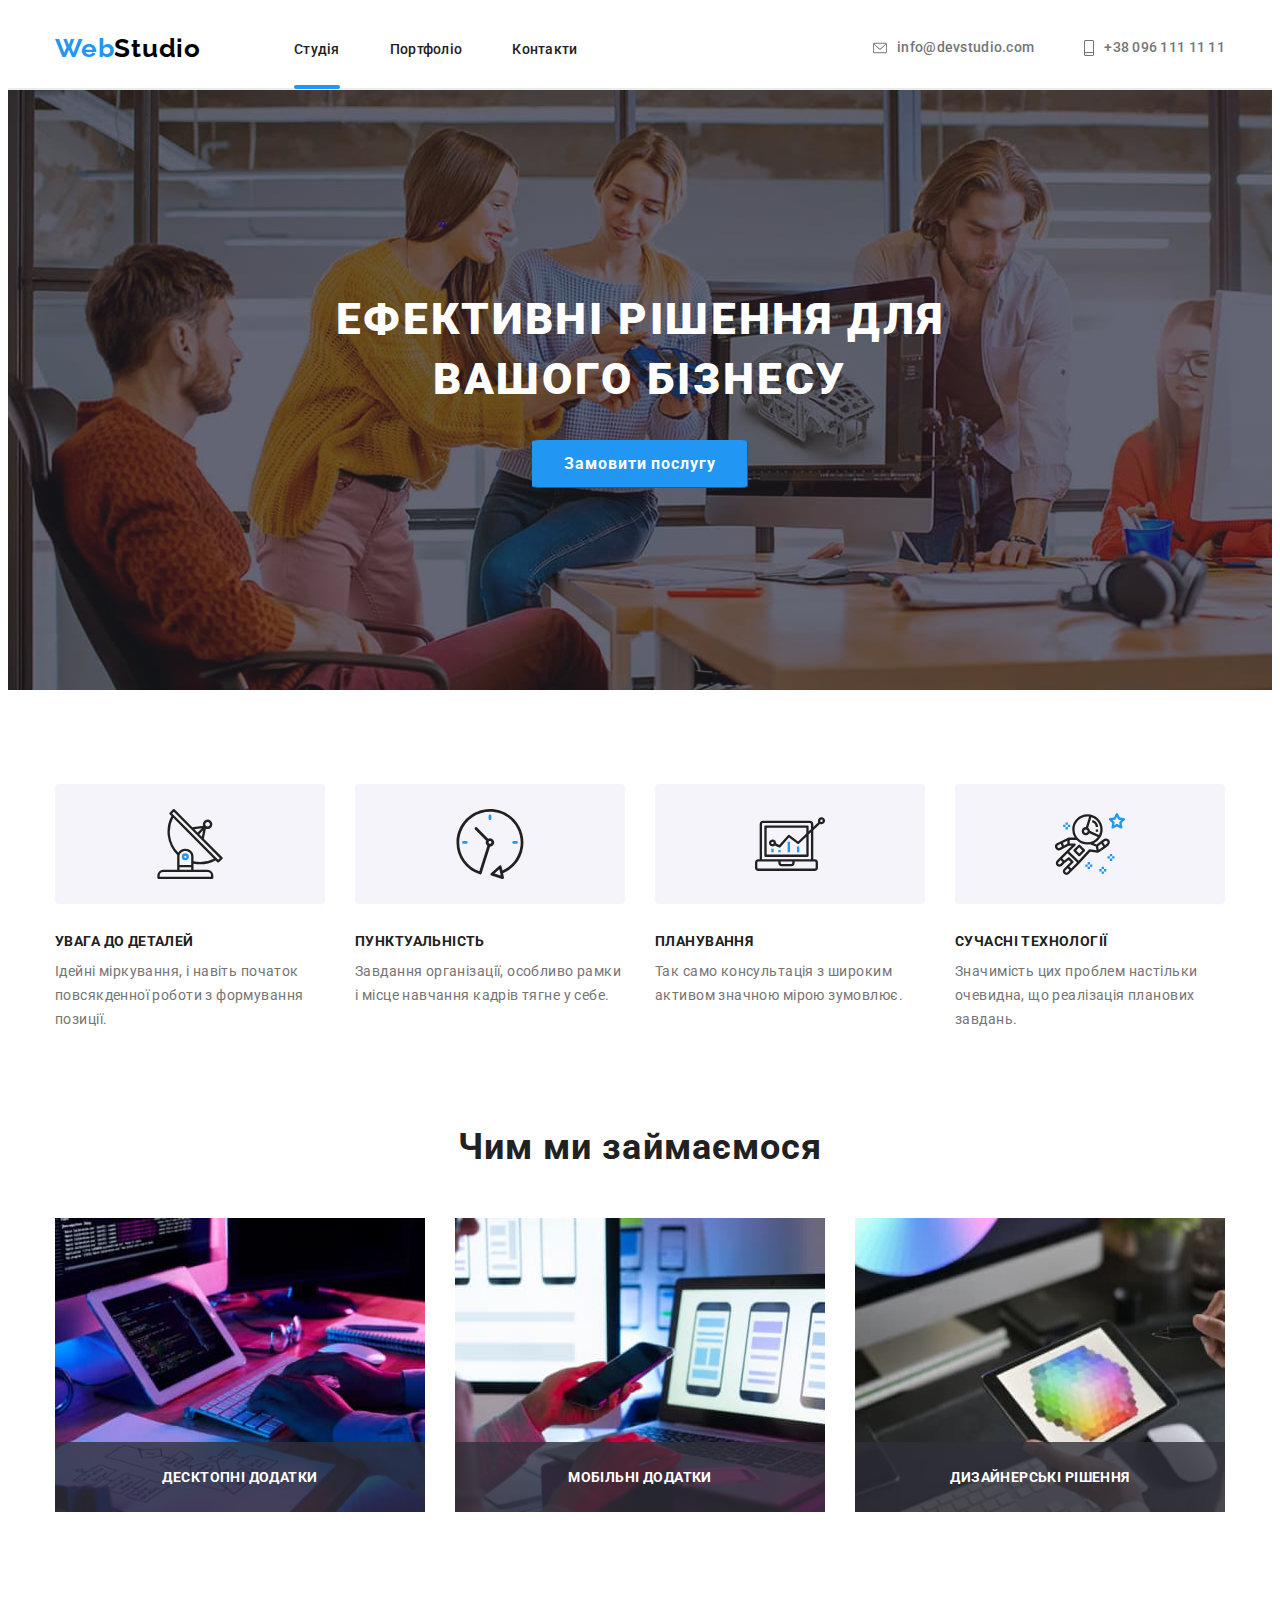
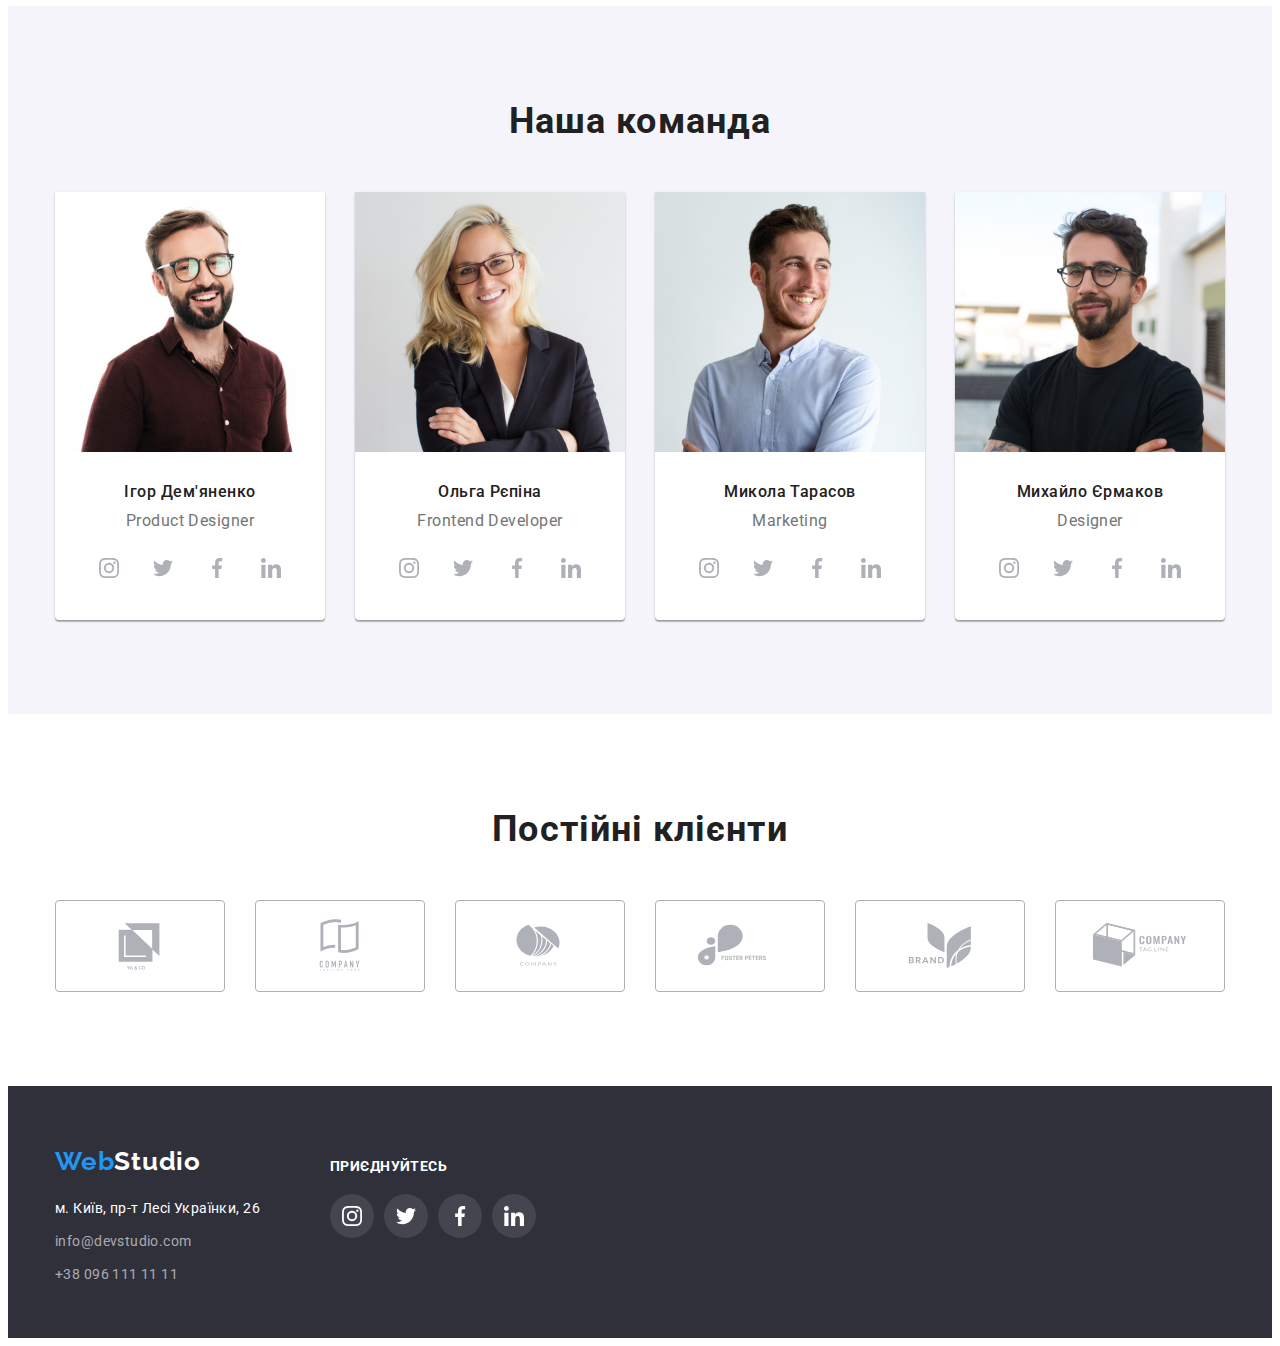
<file: index.html>
<!DOCTYPE html>
<html lang="uk">
<head>
    <meta charset="UTF-8">
    <meta http-equiv="X-UA-Compatible" content="IE=edge">
    <meta name="viewport" content="width=device-width, initial-scale=1.0">
    <link rel="preconnect" href="https://fonts.googleapis.com">
    <link rel="preconnect" href="https://fonts.gstatic.com" crossorigin>
    <link href="https://fonts.googleapis.com/css2?family=Raleway:wght@700&family=Roboto:wght@400;500;700;900&display=swap" rel="stylesheet">
    <link rel="stylesheet" href="https://cdnjs.cloudflare.com/ajax/libs/modern-normalize/1.1.0/modern-normalize.min.css" integrity="sha512-wpPYUAdjBVSE4KJnH1VR1HeZfpl1ub8YT/NKx4PuQ5NmX2tKuGu6U/JRp5y+Y8XG2tV+wKQpNHVUX03MfMFn9Q==" crossorigin="anonymous" referrerpolicy="no-referrer">
    <title>Студія</title>
    <link rel="stylesheet" href="./css/styles.css">
    
</head>
<body>
    <header class="header">
        <div class="header-container container">
            <nav class="navigation">
                <a class="header-logo link" href="./index.html"> <span class="header-logo-span">Web</span>Studio</a>
                <ul class="header-nav list">
                    <li>
                        <a class="header-nav-link link link-studio" href="">Студія</a>
                    </li>
                    <li>
                        <a class="header-nav-link link" href="./portfolio.html">Портфоліо</a>   
                    </li>
                    <li>
                        <a class="header-nav-link link" href="">Контакти</a>    
                    </li>
                </ul>
            </nav>
            <ul class="contact-list list">
                <li class="contact-icons">
                    <a class="link link-email" href="mailto:info@devstudio.com">info@devstudio.com
                        <svg class="icon-envelope-hover" width="14" height="12">
                            <use href="./images/symbol-defs.svg#icon-envelope-hover">
                            </use>
                        </svg>
                    </a>
                </li>
                <li class="contact-icons">
                    <a class="link link-tel" href="tel:+380961111111">+38 096 111 11 11
                        <svg class="icon-smartphone" width="10" height="16">
                            <use href="./images/symbol-defs.svg#icon-smartphone">
                            </use>
                        </svg>
                    </a>
                </li>
            </ul>
        </div>
    </header>
    <main>
        <section class="hero">
            <div class="hero-container container">
                <h1 class="hero-title">Ефективні рішення для вашого бізнесу</h1>
                <button class="hero-btn" type="button" data-modal-open>Замовити послугу</button>
            </div>
        </section>
        <section class="about">
            <div class="container">  
                <h2 class="about-uptitle">Про нас</h2>
                <ul class="about-list list">
                    <li class="about-item">
                        <div class="about-icon">
                            <svg class="icon-antenna" width="70" height="70">
                                <use href="./images/symbol-defs.svg#icon-antenna">
                                </use>
                            </svg>
                        </div>
                        <h3 class="about-title">УВАГА ДО ДЕТАЛЕЙ</h3>
                        <p class="about-text">Ідейні міркування, і навіть початок повсякденної роботи з формування позиції.</p>
                    </li>
                    <li class="about-item">
                        <div class="about-icon">
                            <svg class="icon-clock" width="70" height="70">
                                <use href="./images/symbol-defs.svg#icon-clock">
                                </use>
                            </svg>
                        </div>
                        <h3 class="about-title">ПУНКТУАЛЬНІСТЬ</h3>
                        <p class="about-text">Завдання організації, особливо рамки і місце навчання кадрів тягне у себе.</p>
                    </li>
                    <li class="about-item">
                        <div class="about-icon">
                            <svg class="icon-diagram" width="70" height="70">
                                <use href="./images/symbol-defs.svg#icon-diagram">
                                </use>
                            </svg>
                        </div>
                        <h3 class="about-title">ПЛАНУВАННЯ</h3>
                        <p class="about-text">Так само консультація з широким активом значною мірою зумовлює.</p>
                    </li>
                    <li class="about-item">
                        <div class="about-icon">
                            <svg class="icon-astronaut" width="70" height="70">
                                <use href="./images/symbol-defs.svg#icon-astronaut">
                                </use>
                            </svg>
                        </div>
                        <h3 class="about-title">СУЧАСНІ ТЕХНОЛОГІЇ</h3>
                        <p class="about-text">Значимість цих проблем настільки очевидна, що реалізація планових завдань.</p>
                    </li>
                </ul>
            </div>
        </section>
        <section class="activity">
            <div class="container">  
                <h2 class="activity-title">Чим ми займаємося</h2>
                <ul class="activity-list list">
                    <li class="activity-item">
                        <a class="activity-link link" href=""> <img src="./images/box1.jpg" alt="Приклад 1" width="370" height="294"></a>
                        <p class="activity-text">Десктопні додатки</p>
                    </li>
                    <li class="activity-item">
                        <a class="activity-link link" href=""> <img src="./images/box2.jpg" alt="Приклад 2" width="370" height="294"></a>
                        <p class="activity-text">Мобільні додатки</p>
                    </li>
                    <li class="activity-item">
                        <a class="activity-link link" href=""> <img src="./images/box3.jpg" alt="Приклад 3" width="370" height="294"></a>
                        <p class="activity-text">Дизайнерські рішення</p>
                    </li>
                </ul>
            </div>
        </section>
        <section class="team">
            <div class="container">
                <h2 class="team-title">Наша команда</h2>
                <ul class="team-list list">
                    <li class="team-addlist">
                        <div class="team-item">
                            <img class="team-photo" src="./images/img1.jpg" alt="Ігор Дем'яненко" width="270" height="260">
                            <h3 class="team-names">Ігор Дем'яненко</h3> 
                            <p class="team-position" lang="en">Product Designer</p>
                            <ul class="team-soc-list">
                                <li class="team-soc-item">
                                    <a class="team-soc-link" href="">
                                    <svg class="icon-insta" width="20" height="20">
                                        <use href="./images/symbol-defs.svg#icon-insta">
                                        </use>
                                    </svg>
                                    </a>
                                </li>
                                <li class="team-soc-item">
                                    <a class="team-soc-link" href="">
                                    <svg class="icon-twitter" width="20" height="20">
                                        <use href="./images/symbol-defs.svg#icon-twitter">
                                        </use>
                                    </svg>
                                    </a>
                                </li>
                                <li class="team-soc-item">
                                    <a class="team-soc-link" href="">
                                    <svg class="icon-facebook" width="20" height="20">
                                        <use href="./images/symbol-defs.svg#icon-facebook">
                                        </use>
                                    </svg>
                                    </a>
                                </li>
                                <li class="team-soc-item">
                                    <a class="team-soc-link" href="">
                                    <svg class="icon-linkedin" width="20" height="20">
                                        <use href="./images/symbol-defs.svg#icon-linkedin">
                                        </use>
                                    </svg>
                                    </a>
                                </li>
                            </ul>
                        </div>
                    </li>
                    <li class="team-addlist">
                        <div class="team-item">
                            <img class="team-photo" src="./images/img2.jpg" alt="Ольга Рєпіна" width="270" height="260">
                            <h3 class="team-names">Ольга Рєпіна</h3>
                            <p class="team-position" lang="en">Frontend Developer</p>
                            <ul class="team-soc-list">
                                <li class="team-soc-item">
                                    <a class="team-soc-link" href="">
                                    <svg class="icon-insta" width="20" height="20">
                                        <use href="./images/symbol-defs.svg#icon-insta">
                                        </use>
                                    </svg>
                                    </a>
                                </li>
                                <li class="team-soc-item">
                                    <a class="team-soc-link" href="">
                                    <svg class="icon-twitter" width="20" height="20">
                                        <use href="./images/symbol-defs.svg#icon-twitter">
                                        </use>
                                    </svg>
                                    </a>
                                </li>
                                <li class="team-soc-item">
                                    <a class="team-soc-link" href="">
                                    <svg class="icon-facebook" width="20" height="20">
                                        <use href="./images/symbol-defs.svg#icon-facebook">
                                        </use>
                                    </svg>
                                    </a>
                                </li>
                                <li class="team-soc-item">
                                    <a class="team-soc-link" href="">
                                    <svg class="icon-linkedin" width="20" height="20">
                                        <use href="./images/symbol-defs.svg#icon-linkedin">
                                        </use>
                                    </svg>
                                    </a>
                                </li>
                            </ul>
                        </div>
                    </li>
                    <li class="team-addlist">
                        <div class="team-item">
                            <img class="team-photo" src="./images/img3.jpg" alt="Микола Тарасов" width="270" height="260">
                            <h3 class="team-names">Микола Тарасов</h3>
                            <p class="team-position" lang="en">Marketing</p>
                            <ul class="team-soc-list">
                                <li class="team-soc-item">
                                    <a class="team-soc-link" href="">
                                    <svg class="icon-insta" width="20" height="20">
                                        <use href="./images/symbol-defs.svg#icon-insta">
                                        </use>
                                    </svg>
                                    </a>
                                </li>
                                <li class="team-soc-item">
                                    <a class="team-soc-link" href="">
                                    <svg class="icon-twitter" width="20" height="20">
                                        <use href="./images/symbol-defs.svg#icon-twitter">
                                        </use>
                                    </svg>
                                    </a>
                                </li>
                                <li class="team-soc-item">
                                    <a class="team-soc-link" href="">
                                    <svg class="icon-facebook" width="20" height="20">
                                        <use href="./images/symbol-defs.svg#icon-facebook">
                                        </use>
                                    </svg>
                                    </a>
                                </li>
                                <li class="team-soc-item">
                                    <a class="team-soc-link" href="">
                                    <svg class="icon-linkedin" width="20" height="20">
                                        <use href="./images/symbol-defs.svg#icon-linkedin">
                                        </use>
                                    </svg>
                                    </a>
                                </li>
                            </ul>
                        </div>
                    </li>
                    <li class="team-addlist">
                        <div class="team-item">
                            <img class="team-photo" src="./images/img4.jpg" alt="Михайло Єрмаков" width="270">
                            <h3 class="team-names">Михайло Єрмаков</h3>
                            <p class="team-position" lang="en">Designer</p>
                            <ul class="team-soc-list">
                                <li class="team-soc-item">
                                    <a class="team-soc-link" href="">
                                    <svg class="icon-insta" width="20" height="20">
                                        <use href="./images/symbol-defs.svg#icon-insta">
                                        </use>
                                    </svg>
                                    </a>
                                </li>
                                <li class="team-soc-item">
                                    <a class="team-soc-link" href="">
                                    <svg class="icon-twitter" width="20" height="20">
                                        <use href="./images/symbol-defs.svg#icon-twitter">
                                        </use>
                                    </svg>
                                    </a>
                                </li>
                                <li class="team-soc-item">
                                    <a class="team-soc-link" href="">
                                    <svg class="icon-facebook" width="20" height="20">
                                        <use href="./images/symbol-defs.svg#icon-facebook">
                                        </use>
                                    </svg>
                                    </a>
                                </li>
                                <li class="team-soc-item">
                                    <a class="team-soc-link" href="">
                                    <svg class="icon-linkedin" width="20" height="20">
                                        <use href="./images/symbol-defs.svg#icon-linkedin">
                                        </use>
                                    </svg>
                                    </a>
                                </li>
                            </ul>
                        </div>
                    </li>
                </ul>
            </div>
        </section>
        <section class="clients">
            <div class="container">
                <h2 class="about-client">Постійні клієнти</h2>
                <ul class="client-names list">
                    <li class="client-item">
                        <a class="client-link link" href="">
                            <svg class="icon-group1" width="106" height="60">
                                <use href="./images/symbol-defs.svg#icon-group1">
                                </use>
                            </svg>                            
                        </a>
                    </li>
                    <li class="client-item">
                        <a class="client-link link" href="">
                            <svg class="icon-group2" width="106" height="60">
                                <use href="./images/symbol-defs.svg#icon-group2">
                                </use>
                            </svg> 
                        </a>
                    </li>
                    <li class="client-item">
                        <a class="client-link link" href="">
                            <svg class="icon-group3" width="106" height="60">
                                <use href="./images/symbol-defs.svg#icon-group3">
                                </use>
                            </svg> 
                        </a>
                    </li>
                    <li class="client-item">
                        <a class="client-link link" href="">
                            <svg class="icon-group4" width="106" height="60">
                                <use href="./images/symbol-defs.svg#icon-group4">
                                </use>
                            </svg> 
                        </a>
                    </li>
                    <li class="client-item">
                        <a class="client-link link" href="">
                            <svg class="icon-group5" width="106" height="60">
                                <use href="./images/symbol-defs.svg#icon-group5">
                                </use>
                            </svg> 
                        </a>
                    </li>
                    <li class="client-item">
                        <a class="client-link link" href="">
                            <svg class="icon-group6" width="106" height="60">
                                <use href="./images/symbol-defs.svg#icon-group6">
                                </use>
                            </svg> 
                        </a>
                    </li>
                </ul>                
            </div>
        </section>
    </main>
    <footer class="footer">
        <div class="container footer-container">
            <div class="contact-div">
                <a class="footer-logo link" href="/"><span class="footer-logo-span">Web</span>Studio</a>
                <address>
                    <ul class="footer-contact list">
                        <li class="footer-item"><a class="footer-address-link link" href="https://goo.gl/maps/ib1wASLYvNoybxje7" target="_blank" rel="noreferrer noopener">м. Київ, пр-т Лесі Українки, 26</a></li> 
                        <li class="footer-item"><a class="footer-contact-link link" href="mailto:info@devstudio.com">info@devstudio.com</a></li>
                        <li class="footer-item"><a class="footer-contact-link link" href="tel:+380961111111">+38 096 111 11 11</a></li> 
                    </ul>
                </address>
            </div>
            <div class="join">
                <p class="join-us">приєднуйтесь</p>
                <ul class="join-list list">
                    <li class="join-item">
                        <a class="join-link link" href="">
                            <svg class="icon-insta-footer" width="20" height="20">
                                <use href="./images/symbol-defs.svg#icon-insta">
                                </use>
                            </svg> 
                        </a>
                    </li>
                    <li class="join-item">
                        <a class="join-link link" href="">
                            <svg class="icon-twitter-footer" width="20" height="20">
                                <use href="./images/symbol-defs.svg#icon-twitter">
                                </use>
                            </svg>
                        </a>
                    </li>
                    <li class="join-item">
                        <a class="join-link link" href="">
                            <svg class="icon-facebook-footer" width="20" height="20">
                                <use href="./images/symbol-defs.svg#icon-facebook">
                                </use>
                            </svg>                            
                        </a>
                    </li>
                    <li class="join-item">
                        <a class="join-link link" href="">
                            <svg class="icon-linkedin-footer" width="20" height="20">
                                <use href="./images/symbol-defs.svg#icon-linkedin">
                                </use>
                            </svg>                            
                        </a>
                    </li>
                </ul>
            </div>
            <!-- <div class="subscribe">
                <p class="subscribe-us">Підпишіться на розсилку</p>
                <button class="" type="button">E-mail</button>
                <button class="" type="button">Підписатися</button>
            </div> -->
        </div>
    </footer>
    <div class="backdrop is-hidden" data-modal>
        <div class="modal">
            <button type="button" class="modal-close" data-modal-close>
                <svg class="icon-modal" width="18" height="18">
                    <use href="./images/symbol-defs.svg#icon-close-black">
                    </use>
                </svg>
            </button>
        </div>
    </div>
    <script src="./js/modal.js"></script>
</body>
</html>
</file>
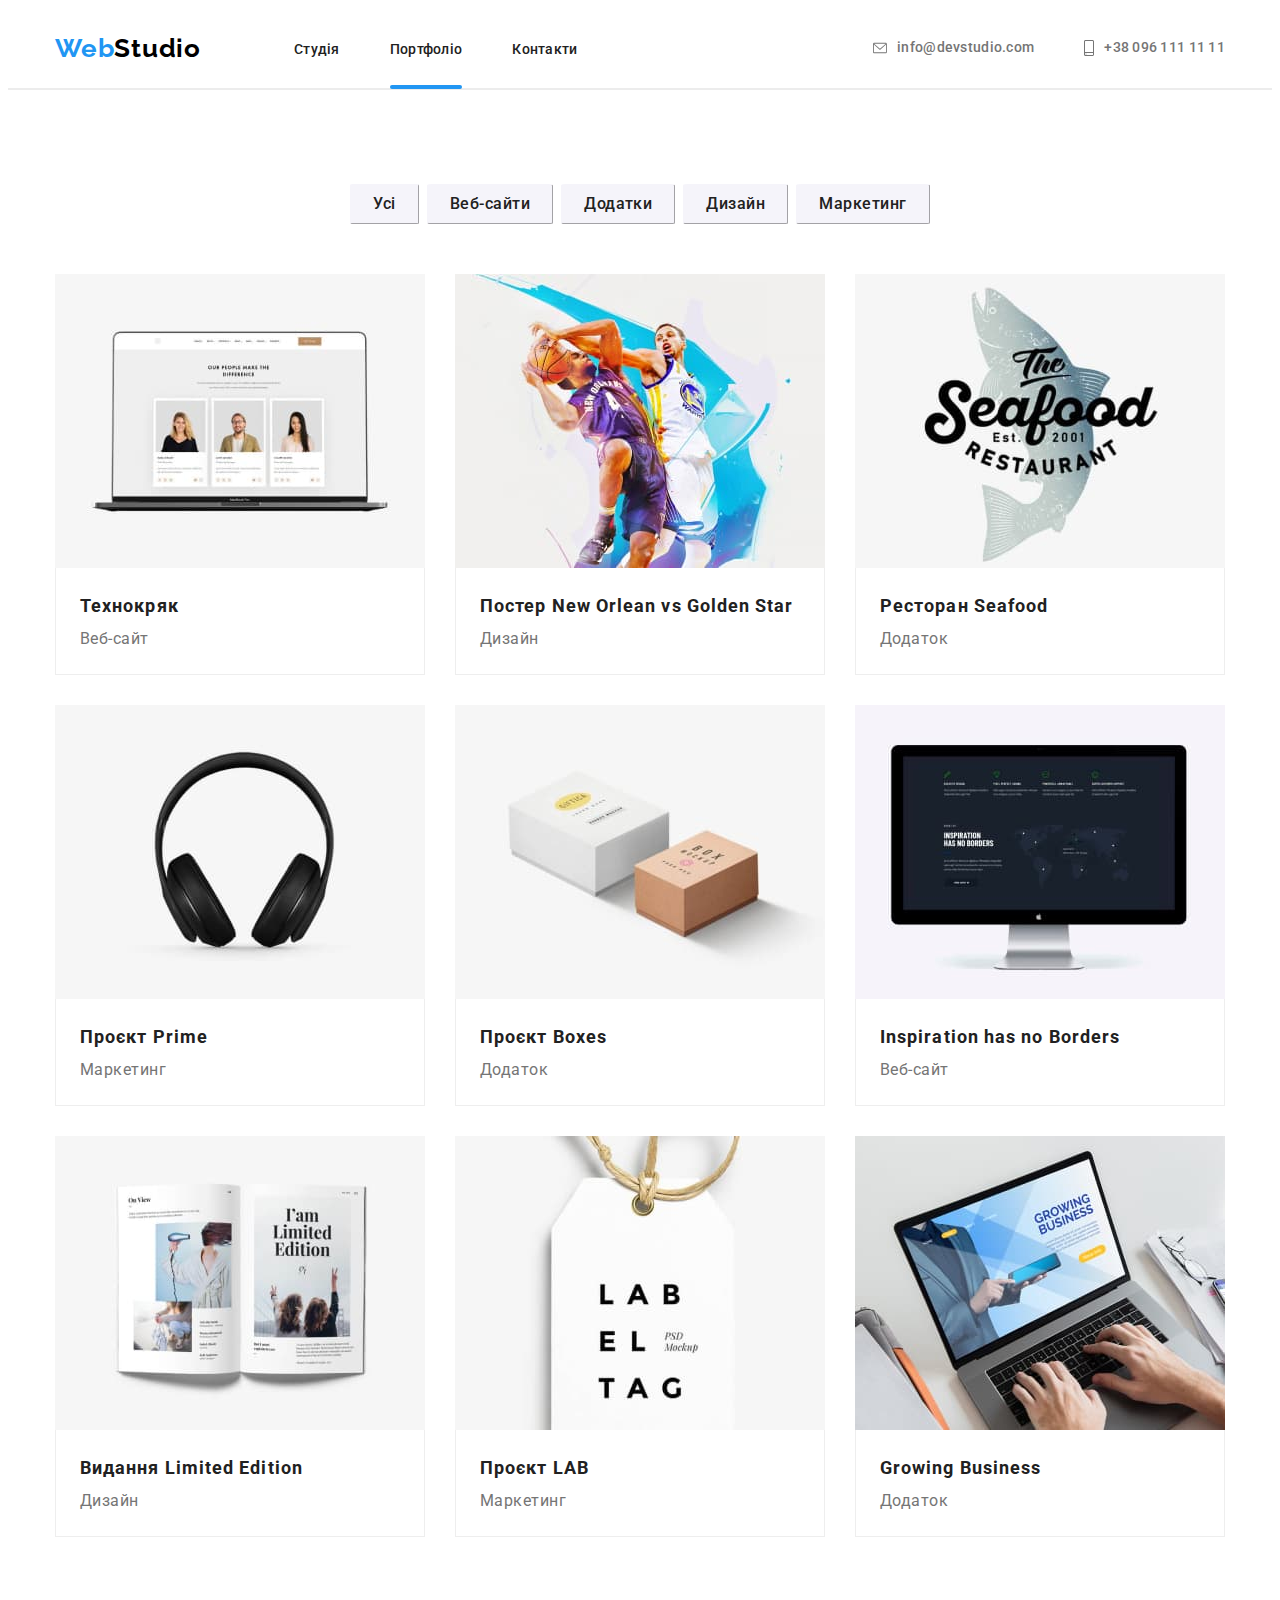
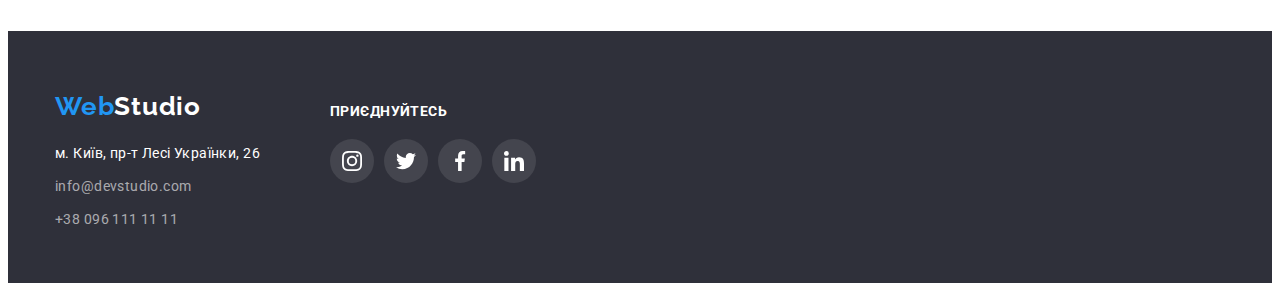
<file: portfolio.html>
<!DOCTYPE html>
<html lang="uk">
<head>
    <meta charset="UTF-8">
    <meta http-equiv="X-UA-Compatible" content="IE=edge">
    <meta name="viewport" content="width=device-width, initial-scale=1.0">
    <link rel="preconnect" href="https://fonts.googleapis.com">
    <link rel="preconnect" href="https://fonts.gstatic.com" crossorigin>
    <link href="https://fonts.googleapis.com/css2?family=Raleway:wght@700&family=Roboto:wght@400;500;700;900&display=swap" rel="stylesheet">
    <link rel="stylesheet" href="https://cdnjs.cloudflare.com/ajax/libs/modern-normalize/1.1.0/modern-normalize.min.css" integrity="sha512-wpPYUAdjBVSE4KJnH1VR1HeZfpl1ub8YT/NKx4PuQ5NmX2tKuGu6U/JRp5y+Y8XG2tV+wKQpNHVUX03MfMFn9Q==" crossorigin="anonymous" referrerpolicy="no-referrer">
    <title>Портфоліо</title>
    <link rel="stylesheet" href="./css/styles.css">
</head>
<body>
    <header class="header">
        <div class="header-container container">
            <nav class="navigation">
                <a class="header-logo link" href="./index.html"> <span class="header-logo-span">Web</span>Studio</a>
                <ul class="header-nav list">
                    <li>
                        <a class="header-nav-link link" href="./index.html">Студія</a>
                    </li>
                    <li>
                        <a class="header-nav-link link link-studio" href="./portfolio.html">Портфоліо</a>   
                    </li>
                    <li>
                        <a class="header-nav-link link" href="">Контакти</a>    
                    </li>
                </ul>
            </nav>
            <ul class="contact-list list">
                <li class="contact-icons">
                    <a class="link link-email" href="mailto:info@devstudio.com">info@devstudio.com
                        <svg class="icon-envelope-hover" width="14" height="12">
                            <use href="./images/symbol-defs.svg#icon-envelope-hover">
                            </use>
                        </svg>
                    </a>
                </li>
                <li class="contact-icons">
                    <a class="link link-tel" href="tel:+380961111111">+38 096 111 11 11
                        <svg class="icon-smartphone" width="10" height="16">
                            <use href="./images/symbol-defs.svg#icon-smartphone">
                            </use>
                        </svg>
                    </a>
                </li>
            </ul>
        </div>
    </header>
    <main>
        <section class="portfolio">
            <div class="container">
                <h1 class="portfolio-uptitle">Наше портфоліо</h1>
                    <div class=portfolio-btn>
                        <ul  class="portfolio-list list">
                            <li>
                                <button class="portfolio-selection-btn" type="button">Усі</button>
                            </li>
                            <li>
                                <button class="portfolio-selection-btn" type="button">Веб-сайти</button>
                            </li>
                            <li>
                                <button class="portfolio-selection-btn" type="button">Додатки</button>
                            </li>
                            <li>
                                <button class="portfolio-selection-btn" type="button">Дизайн</button>
                            </li>
                            <li>
                                <button class="portfolio-selection-btn" type="button">Маркетинг</button>
                            </li>
                        </ul>
                    </div>
                <ul class="portfolio-images list">
                    <li class="portfolio-addlist">
                        <div class="portfolio-overlay">
                            <a class="portfolio-link" href=""><img src="./images/portfolio1.jpg" alt="Технокряк" width="370" height="294"></a>
                            <p class="portfolio-addtext">Ресурс пропонує комплексні пропозиції з різним рівнем функціоналу та сервісів. Все це дозволить відвідувачу отримати вичерпні відомості про компанію чи приватну особу.</p>
                        </div>
                        <div class="portfolio-border">
                            <h2 class="portfolio-title">Технокряк</h2> 
                            <p class="portfolio-text">Веб-сайт</p>
                        </div>
                    </li>
                    <li class="portfolio-addlist">
                        <div class="portfolio-overlay">
                            <a class="portfolio-link" href=""><img src="./images/portfolio2.jpg" alt="Постер New Orlean vs Golden Star" width="370" height="294"></a>
                            <p class="portfolio-addtext">Ресурс пропонує комплексні пропозиції з різним рівнем функціоналу та сервісів. Все це дозволить відвідувачу отримати вичерпні відомості про компанію чи приватну особу.</p>
                        </div>
                        <div class="portfolio-border">
                            <h2 class="portfolio-title">Постер New Orlean vs Golden Star</h2> 
                            <p class="portfolio-text">Дизайн</p>
                        </div>
                    </li>
                    <li class="portfolio-addlist">
                        <div class="portfolio-overlay">
                            <a class="portfolio-link" href=""><img src="./images/portfolio3.jpg" alt="Ресторан Seafood" width="370" height="294"></a>
                            <p class="portfolio-addtext">Ресурс пропонує комплексні пропозиції з різним рівнем функціоналу та сервісів. Все це дозволить відвідувачу отримати вичерпні відомості про компанію чи приватну особу.</p>
                        </div>
                            <div class="portfolio-border">
                            <h2 class="portfolio-title">Ресторан Seafood</h2> 
                            <p class="portfolio-text">Додаток</p>
                        </div>
                    </li>
                    <li class="portfolio-addlist">
                        <div class="portfolio-overlay">
                            <a class="portfolio-link" href=""><img src="./images/portfolio4.jpg" alt="Проєкт Prime" width="370" height="294"></a>
                            <p class="portfolio-addtext">Ресурс пропонує комплексні пропозиції з різним рівнем функціоналу та сервісів. Все це дозволить відвідувачу отримати вичерпні відомості про компанію чи приватну особу.</p>
                        </div>
                            <div class="portfolio-border">
                            <h2 class="portfolio-title">Проєкт Prime</h2> 
                            <p class="portfolio-text">Маркетинг</p>
                        </div>
                    </li>
                    <li class="portfolio-addlist">
                        <div class="portfolio-overlay">
                            <a class="portfolio-link" href=""><img src="./images/portfolio5.jpg" alt="Проєкт Boxes" width="370" height="294"></a>
                            <p class="portfolio-addtext">Ресурс пропонує комплексні пропозиції з різним рівнем функціоналу та сервісів. Все це дозволить відвідувачу отримати вичерпні відомості про компанію чи приватну особу.</p>
                        </div>
                            <div class="portfolio-border">
                            <h2 class="portfolio-title">Проєкт Boxes</h2> 
                            <p class="portfolio-text">Додаток</p>
                        </div>
                    </li>
                    <li class="portfolio-addlist">
                        <div class="portfolio-overlay">
                            <a class="portfolio-link" href=""><img src="./images/portfolio6.jpg" alt="Inspiration has no Borders" width="370" height="294"></a>
                            <p class="portfolio-addtext">Ресурс пропонує комплексні пропозиції з різним рівнем функціоналу та сервісів. Все це дозволить відвідувачу отримати вичерпні відомості про компанію чи приватну особу.</p>
                        </div>
                            <div class="portfolio-border">
                            <h2 class="portfolio-title">Inspiration has no Borders</h2> 
                            <p class="portfolio-text">Веб-сайт</p>
                        </div>
                    </li>
                    <li class="portfolio-addlist">
                        <div class="portfolio-overlay">
                            <a class="portfolio-link" href=""><img src="./images/portfolio7.jpg" alt="Видання Limited Edition" width="370" height="294"></a>
                            <p class="portfolio-addtext">Ресурс пропонує комплексні пропозиції з різним рівнем функціоналу та сервісів. Все це дозволить відвідувачу отримати вичерпні відомості про компанію чи приватну особу.</p>
                        </div>
                            <div class="portfolio-border">
                            <h2 class="portfolio-title">Видання Limited Edition</h2> 
                            <p class="portfolio-text">Дизайн</p>
                        </div>
                    </li>
                    <li class="portfolio-addlist">
                        <div class="portfolio-overlay">
                            <a class="portfolio-link" href=""><img src="./images/portfolio8.jpg" alt="Проєкт LAB" width="370" height="294"></a>
                            <p class="portfolio-addtext">Ресурс пропонує комплексні пропозиції з різним рівнем функціоналу та сервісів. Все це дозволить відвідувачу отримати вичерпні відомості про компанію чи приватну особу.</p>
                        </div>
                            <div class="portfolio-border">
                            <h2 class="portfolio-title">Проєкт LAB</h2> 
                            <p class="portfolio-text">Маркетинг</p>
                        </div>
                    </li>
                    <li class="portfolio-addlist">
                        <div class="portfolio-overlay">
                            <a class="portfolio-link" href=""><img src="./images/portfolio9.jpg" alt="Growing Business" width="370" height="294"></a>
                            <p class="portfolio-addtext">Ресурс пропонує комплексні пропозиції з різним рівнем функціоналу та сервісів. Все це дозволить відвідувачу отримати вичерпні відомості про компанію чи приватну особу.</p>
                        </div>
                            <div class="portfolio-border">
                            <h2 class="portfolio-title">Growing Business</h2> 
                            <p class="portfolio-text">Додаток</p>
                        </div>
                    </li>
                </ul>
            </div>
        </section>
    </main>
    <footer class="footer">
        <div class="container footer-container">
            <div class="contact-div">
                <a class="footer-logo link" href="/"><span class="footer-logo-span">Web</span>Studio</a>
                <address>
                    <ul class="footer-contact list">
                        <li class="footer-item"><a class="footer-address-link link" href="https://goo.gl/maps/ib1wASLYvNoybxje7" target="_blank" rel="noreferrer noopener">м. Київ, пр-т Лесі Українки, 26</a></li> 
                        <li class="footer-item"><a class="footer-contact-link link" href="mailto:info@devstudio.com">info@devstudio.com</a></li>
                        <li class="footer-item"><a class="footer-contact-link link" href="tel:+380961111111">+38 096 111 11 11</a></li> 
                    </ul>
                </address>
            </div>
            <div class="join">
                <p class="join-us">приєднуйтесь</p>
                <ul class="join-list list">
                    <li class="join-item">
                        <a class="join-link link" href="">
                            <svg class="icon-insta-footer" width="20" height="20">
                                <use href="./images/symbol-defs.svg#icon-insta">
                                </use>
                            </svg> 
                        </a>
                    </li>
                    <li class="join-item">
                        <a class="join-link link" href="">
                            <svg class="icon-twitter-footer" width="20" height="20">
                                <use href="./images/symbol-defs.svg#icon-twitter">
                                </use>
                            </svg>
                        </a>
                    </li>
                    <li class="join-item">
                        <a class="join-link link" href="">
                            <svg class="icon-facebook-footer" width="20" height="20">
                                <use href="./images/symbol-defs.svg#icon-facebook">
                                </use>
                            </svg>                            
                        </a>
                    </li>
                    <li class="join-item">
                        <a class="join-link link" href="">
                            <svg class="icon-linkedin-footer" width="20" height="20">
                                <use href="./images/symbol-defs.svg#icon-linkedin">
                                </use>
                            </svg>                            
                        </a>
                    </li>
                </ul>
            </div>
            <!-- <div class="subscribe">
                <p class="subscribe-us">Підпишіться на розсилку</p>
                <button class="" type="button">E-mail</button>
                <button class="" type="button">Підписатися</button>
            </div> -->
        </div>
    </footer>
</body>
</html>
</file>
<file: css/styles.css>
:root {
  --title-color: #212121;
  --text-color: #757575;
  --link-color: #2196f3;
  --additional-color: #ffffff;
}

*,
*::before,
*::after {
  box-sizing: border-box;
}

h1, h2, h3, h4, h5, h6, p {
  margin: 0;
}

ul {
  list-style: none;
  margin: 0;
  padding: 0;
} 

address {
  font-style: normal;
}

img {
  display: flex;
}

button {
  cursor: pointer;
  transition-property: background-color, color, box-shadow, transform;
  transition-duration: 250ms;
  transition-timing-function: cubic-bezier(0.4, 0, 0.2, 1);
}

body {
  font-family: "Roboto", "Raleway", sans-serif;
  color: var(--title-color);
}

.container {
  width: 1200px;
  padding-left: 15px;
  padding-right: 15px;
  margin: 0px auto;
}

.link {
  text-decoration: none;
  transition-property: color, transform;
  transition-duration: 250ms;
  transition-timing-function: cubic-bezier(0.4, 0, 0.2, 1);
}

.link:hover,
.link:focus {
  color: var(--link-color);
}

.list {
  list-style: none;
}

/*-------------------- HEADER ------------------------) */

.navigation {
  display: flex;
}

.header-container {
  display: flex;
  align-items: center;
}

.header {
  margin: 0px auto;
  display: flex;
  border-bottom: 2px solid #ECECEC;
}

.header-logo,
.footer-logo {
  font-family: "Raleway";
  font-weight: 700;
  font-size: 26px;
  line-height: 1.19;
  letter-spacing: 0.03em;
  color: #000000;

  transition-property: color, transform;
  transition-duration: 250ms;
  transition-timing-function: cubic-bezier(0.4, 0, 0.2, 1);
}

.header-logo:hover,
.header-logo:focus,
.footer-logo:hover,
.footer-logo:focus {
  color: fill;
}

.header-logo-span,
.footer-logo-span {
  color: var(--link-color);
}

.link-studio::after {
  content: "";
  position: absolute;
  display: block;
  width: 100%;
  height: 4px;
  background-color: var(--link-color);
  border-radius: 2px;
  bottom: 0;
  left: 0;
}

.header-nav {
  display: flex;
  gap: 50px;
  margin-left: 93px;
  align-items: center;
}

.contact-list {
  display: flex;
  gap: 50px;
  margin-left: auto;
}

.header-nav-link {
  font-weight: 500;
  font-size: 14px;
  line-height: 1.14;
  letter-spacing: 0.02em;
  color: var(--title-color);
  padding: 32px 0px;
  position: relative;
}

.icon-envelope-hover, 
.icon-smartphone {
  fill: currentColor;
  margin-right: 10px;
  }

.link-email:hover .icon-envelope-hover {
  fill: var(--link-color);
}

.link-email, .link-tel {

  font-weight: 500;
  font-size: 14px;
  line-height: 1.14;
  letter-spacing: 0.02em;
  color: var(--text-color);

  padding: 32px 0px;

  display: inline-flex;
  align-items: center;
  flex-direction: row-reverse;
}

/*-------------------------MAIN------------------------------*/

.about-uptitle,  .portfolio-uptitle{
  border: 0;
  clip: rect(1px, 1px, 1px, 1px);
  -webkit-clip-path: inset(50%);
  clip-path: inset(50%);
  height: 1px;
  margin: -1px;
  overflow: inherit;
  padding: 0;
  position: absolute;
  width: 1px;
}

/*------------------------HERO Page 1------------------------*/

.hero {
  background-color: #C4C4C4;
  background-image: linear-gradient(rgba(47, 48, 58, 0.4), rgba(47, 48, 58, 0.4)), url(../images/back.jpg);
  height: 600px;
  max-width: 1600px;
  margin: 0 auto;
  padding-top: 200px;
  padding-bottom: 200px;
}

.hero-title {
  max-width: 696px;
  margin: 0 auto;
  margin-bottom: 30px;

  font-weight: 900;
  font-size: 44px;
  line-height: 1.36;
  text-align: center;
  letter-spacing: 0.06em;
  text-transform: uppercase;
  color: var(--additional-color);
}

.hero-btn {
  display: flex;
  align-items: center;
  text-align: center;
  justify-content: center;

  width: 216px;
  margin: 0 auto;
  padding-top: 8px;
  padding-right: 30px;
  padding-bottom: 8px;
  padding-left: 30px;

  color: var(--additional-color);
  background-color: var(--link-color);
  border-width: 1px;
  border-radius: 4%;
  border-color: var(--link-color);

  font-family: "Roboto";
  font-weight: 700;
  font-size: 16px;
  line-height: 1.88;
  letter-spacing: 0.06em;
}

/* изменение цвета кнопки при ховере и фокусе нужно уточнить*/
.hero-btn:hover,
.hero-btn:focus {
  color: var(--link-color);
  background-color: var(--additional-color);
  border-color: var(--link-color);
  border-radius: 0%;
}

.backdrop {
  width: 100%;
  height: 100%;
  background-color: rgba(0, 0, 0, 0.2);;
  position: fixed;
  top: 0;
  transition: opacity 250ms cubic-bezier(0.4, 0, 0.2, 1), visibility 250ms cubic-bezier(0.4, 0, 0.2, 1);
}

.modal {
  position: absolute;
  width: 528px;
  min-height: 581px;
  background: #FFFFFF;
  box-shadow: 0px 1px 3px rgba(0, 0, 0, 0.12), 0px 1px 1px rgba(0, 0, 0, 0.14), 0px 2px 1px rgba(0, 0, 0, 0.2);
  border-radius: 4px;
  transform: translate(-50%, -50%);
  transition: 500ms linear;
  top: 50%;
  left: 50%;
}

.modal-close {
  position: absolute;
  right: 8px;
  top: 10px;
  width: 30px;
  height: 30px;
  background: #FFFFFF;
  border: 1px solid rgba(0, 0, 0, 0.1);
  border-radius: 50%;
  display: flex;
  align-items: center;
  justify-content: center;
  background-color: transparent;
}

.is-hidden {
  opacity: 0;
  visibility: hidden;
  pointer-events: none;
}

.backdrop.is-hidden .modal {
  transform: translate(-50%, -50%) rotate(180deg);
}

/* --------------------------ABOUT---------------------------- */
.about {
  padding-top: 94px;
  padding-bottom: 94px;
}

.about-list {
  display: flex;
  gap: 30px;
}

.about-title {
  margin-bottom: 10px;
  font-size: 14px;
  line-height: 1.14;
  letter-spacing: 0.03em;
  text-transform: uppercase;
}

.about-icon {
  display: inline-flex;
  background-color: #F5F4FA;
  width: 270px;
  height: 120px;
  align-items: center;
  justify-content: center;
  margin-bottom: 30px;
  border-radius: 4px;
}


.about-text {
  font-size: 14px;
  line-height: 1.71;
  letter-spacing: 0.03em;
  color: var(--text-color);
}
/*------------------------ACTIVITY------------------------*/

.activity {
  padding-bottom: 94px;
}

.activity-title,
.team-title {
  margin-bottom: 50px;
  font-size: 36px;
  line-height: 1.17;
  text-align: center;
  letter-spacing: 0.03em;
}

.activity-list {
  display: flex;
  gap: 30px;
}
.activity-item {
  position: relative;
}

.activity-text {
  font-weight: 700;
  font-size: 14px;
  line-height: 16px;
  text-align: center;
  letter-spacing: 0.03em;
  text-transform: uppercase;
  color: var(--additional-color);
  background: rgba(47, 48, 58, 0.8);
  padding: 27px 0px;
  position: absolute;
  height: 70px;
  width: 370px;
  left: 0;
  bottom: 0;

}
/*------------------------TEAM------------------------*/
.team {
  margin: 0 auto;
  padding-top: 94px;
  padding-bottom: 94px;
  background-color: #F5F4FA;
}

.team-photo {
  margin-bottom: 30px;
}

.team-names {
  margin-bottom: 10px;

  font-weight: 500;
  font-size: 16px;
  line-height: 1.19;
  text-align: center;
  letter-spacing: 0.03em;
}

.team-position {
  font-size: 16px;
  line-height: 1.19;
  text-align: center;
  letter-spacing: 0.03em;
  color: var(--text-color);
  margin-bottom: 16px;
}

.team-list {
  display: flex;
  gap: 30px;
}

.team-item {
  padding-bottom: 30px;
  background-color: var(--additional-color);
  box-shadow: 0px 1px 3px rgba(0, 0, 0, 0.12), 0px 1px 1px rgba(0, 0, 0, 0.14), 0px 2px 1px rgba(0, 0, 0, 0.2);
  border-radius: 0px 0px 4px 4px;
}

.team-soc-list {
  display: flex;
  gap: 10px;
  justify-content: center;
}

.team-soc-item {
  width: 44px;
  height: 44px;
  display: flex;
  gap: 10px;
  justify-content: center;
}


.team-soc-link {
  display: flex;
  gap: 10px;
  width: 100%;
  height: 100%;
  border-radius: 50%;
  align-items: center;
  justify-content: center;
  background-size: cover;
  background-color: transparent;
  color: #AFB1B8;

  transition-property: background-color, color, transform;
  transition-duration: 250ms;
  transition-timing-function: cubic-bezier(0.4, 0, 0.2, 1);
}

.icon-insta, .icon-twitter, .icon-facebook, .icon-linkedin {
  fill: currentColor;
}

.team-soc-link:hover,
.team-soc-link:focus {
  background-color: var(--link-color);
  color: var(--additional-color);
}



/* -----------------------CLIENTS -----------------------*/
.clients {
  padding-top: 94px;
  padding-bottom: 94px;
  }

.about-client {
font-weight: 700;
font-size: 36px;
line-height: 42px;
text-align: center;
letter-spacing: 0.03em;
color: var(--title-color);
margin-bottom: 50px;
}

.client-names {
  display: flex;
  gap: 30px;
  justify-content: center;
}

.client-item {
  display: flex;
  justify-content: center;
  align-items: center;
  width: 170px;
  height: 92px;

}

.client-link {
  display: flex;
  width: 100%;
  height: 100%;
  border: 1px solid #AFB1B8;
  border-radius: 4px;
  align-items: center;
  justify-content: center;
  background-size: cover;
  color: #AFB1B8;
  border-color: #AFB1B8;
}

.icon-group1, .icon-group2, .icon-group3, .icon-group4, .icon-group5, .icon-group6 {
  fill: currentColor;
} 

.client-link:hover,
.client-link:focus {
  color: var(--link-color);
  border-color: var(--link-color);
}
/* -----------------------PAGE PORTFOLIO -----------------------*/

.portfolio {
  padding-top: 94px;
  padding-bottom: 94px;
}

.portfolio-selection-btn {
  display: flex;
  align-items: center;
  text-align: center;
  justify-content: center;

  margin: 0 auto;
  padding-top: 6px;
  padding-right: 22px;
  padding-bottom: 6px;
  padding-left: 22px;

  color: var(--title-color);
  background-color: #F5F4FA;
  border-width: 1px;
  border-radius: 4%;
  border-color: #F5F4FA;

  font-family: "Roboto";
  font-weight: 500;
  font-size: 16px;
  line-height: 1.62;
  text-align: center;
  letter-spacing: 0.03em;
}

.portfolio-selection-btn:hover,
.portfolio-selection-btn:focus {
  color: var(--additional-color);
  background-color: var(--link-color);
  box-shadow: 0px 3px 1px rgba(0, 0, 0, 0.1), 0px 1px 2px rgba(0, 0, 0, 0.08), 0px 2px 2px rgba(0, 0, 0, 0.12);
}

.portfolio-list {
  display: flex;
  gap: 8px;
  justify-content: center;
  margin-bottom: 50px;
}

.portfolio-addlist {
  background: #FFFFFF;
  position: relative;
  width: 370px;
  transition-property: box-shadow, transform;
}

.portfolio-addlist:hover {
  box-shadow: 0px 1px 1px rgba(0, 0, 0, 0.12), 0px 4px 4px rgba(0, 0, 0, 0.06), 1px 4px 6px rgba(0, 0, 0, 0.16);
}

.portfolio-images {
  display: flex;
  flex-wrap: wrap;
  gap: 30px;
}

.portfolio-title {
  font-size: 18px;
  line-height: 2;
  letter-spacing: 0.06em;
}

.portfolio-text {
  font-size: 16px;
  line-height: 1.88;
  letter-spacing: 0.03em;
  color: var(--text-color);
}

.portfolio-border {
  display: inline-block;
  border-right: 1px solid #EEEEEE;
  border-bottom: 1px solid #EEEEEE;
  border-left: 1px solid #EEEEEE;
  width: 370px;
  padding-top: 20px;
  padding-right: 24px;
  padding-bottom: 20px;
  padding-left: 24px;

}


.portfolio-addtext {
  position: absolute;
  top: 0;
  height: 100%;

  font-size: 18px;
  line-height: 28px;
  letter-spacing: 0.03em;

  color: var(--additional-color);
  background: rgba(33, 150, 243, 0.9);
  padding: 63px 24px;


  overflow: auto;
  transform: translateY(100%);
  transition-property: transform;
  transition-duration: 250ms;
  transition-timing-function: cubic-bezier(0.4, 0, 0.2, 1);
}

.portfolio-overlay {
  position: relative;
  overflow: hidden;
}


.portfolio-addlist:hover .portfolio-addtext {
  transform: translateY(0%);
}


/*------------------------FOOTER------------------------*/

.footer {
  height: 252px;
  margin: 0 auto;
  padding-top: 60px;
  padding-bottom: 60px;
  background-color: #2f303a;
}

.footer-item {
  margin-bottom: 9px;
}

.footer-address-link {
  display: inline-block;

  color: var(--additional-color);

  font-size: 14px;
  line-height: 1.71;
  letter-spacing: 0.03em;
}

.footer-contact-link {
  display: inline-block;
}

.footer-contact-list,
.footer-contact-link {
  font-size: 14px;
  line-height: 1.71;
  letter-spacing: 0.03em;
  color: rgba(255, 255, 255, 0.6);
}

.footer-logo {
  color: var(--additional-color);
  display: inline-block;
  margin-bottom: 20px;
}

.join {
  margin-top: 12px;
  margin-right: 93px;
  width: 206px;
  height: 80px;
}

.join-us, .subscribe-us {
  font-weight: 700;
  font-size: 14px;
  line-height: 16px;
  letter-spacing: 0.03em;
  text-transform: uppercase;
  color: var(--additional-color);
  margin-bottom: 20px;
}


.join-list {
  display: flex;
  gap: 10px;
  justify-content: center;
}

.join-item {
  width: 44px;
  height: 44px;
  display: flex;
  gap: 10px;
  justify-content: center;
}
.join-link {
  display: flex;
  gap: 10px;
  width: 100%;
  height: 100%;
  border-radius: 50%;
  align-items: center;
  justify-content: center;
  background-size: cover;
  background-color: #44454E;
  color: var(--additional-color);

  transition-property: background-color, transform;
  transition-duration: 250ms;
  transition-timing-function: cubic-bezier(0.4, 0, 0.2, 1);
}

.join-link:hover, .join-link:focus {
  background-color: var(--link-color);
}

.icon-insta-footer,
.icon-twitter-footer,
.icon-facebook-footer,
.icon-linkedin-footer {
  fill: var(--additional-color);
}

.footer-container {
  display: flex;
}

.subscribe {
  margin-top: 12px;
  width: 570px;
  height: 86px;
}

.contact-div {
  margin-right: 70px;
}
</file>
